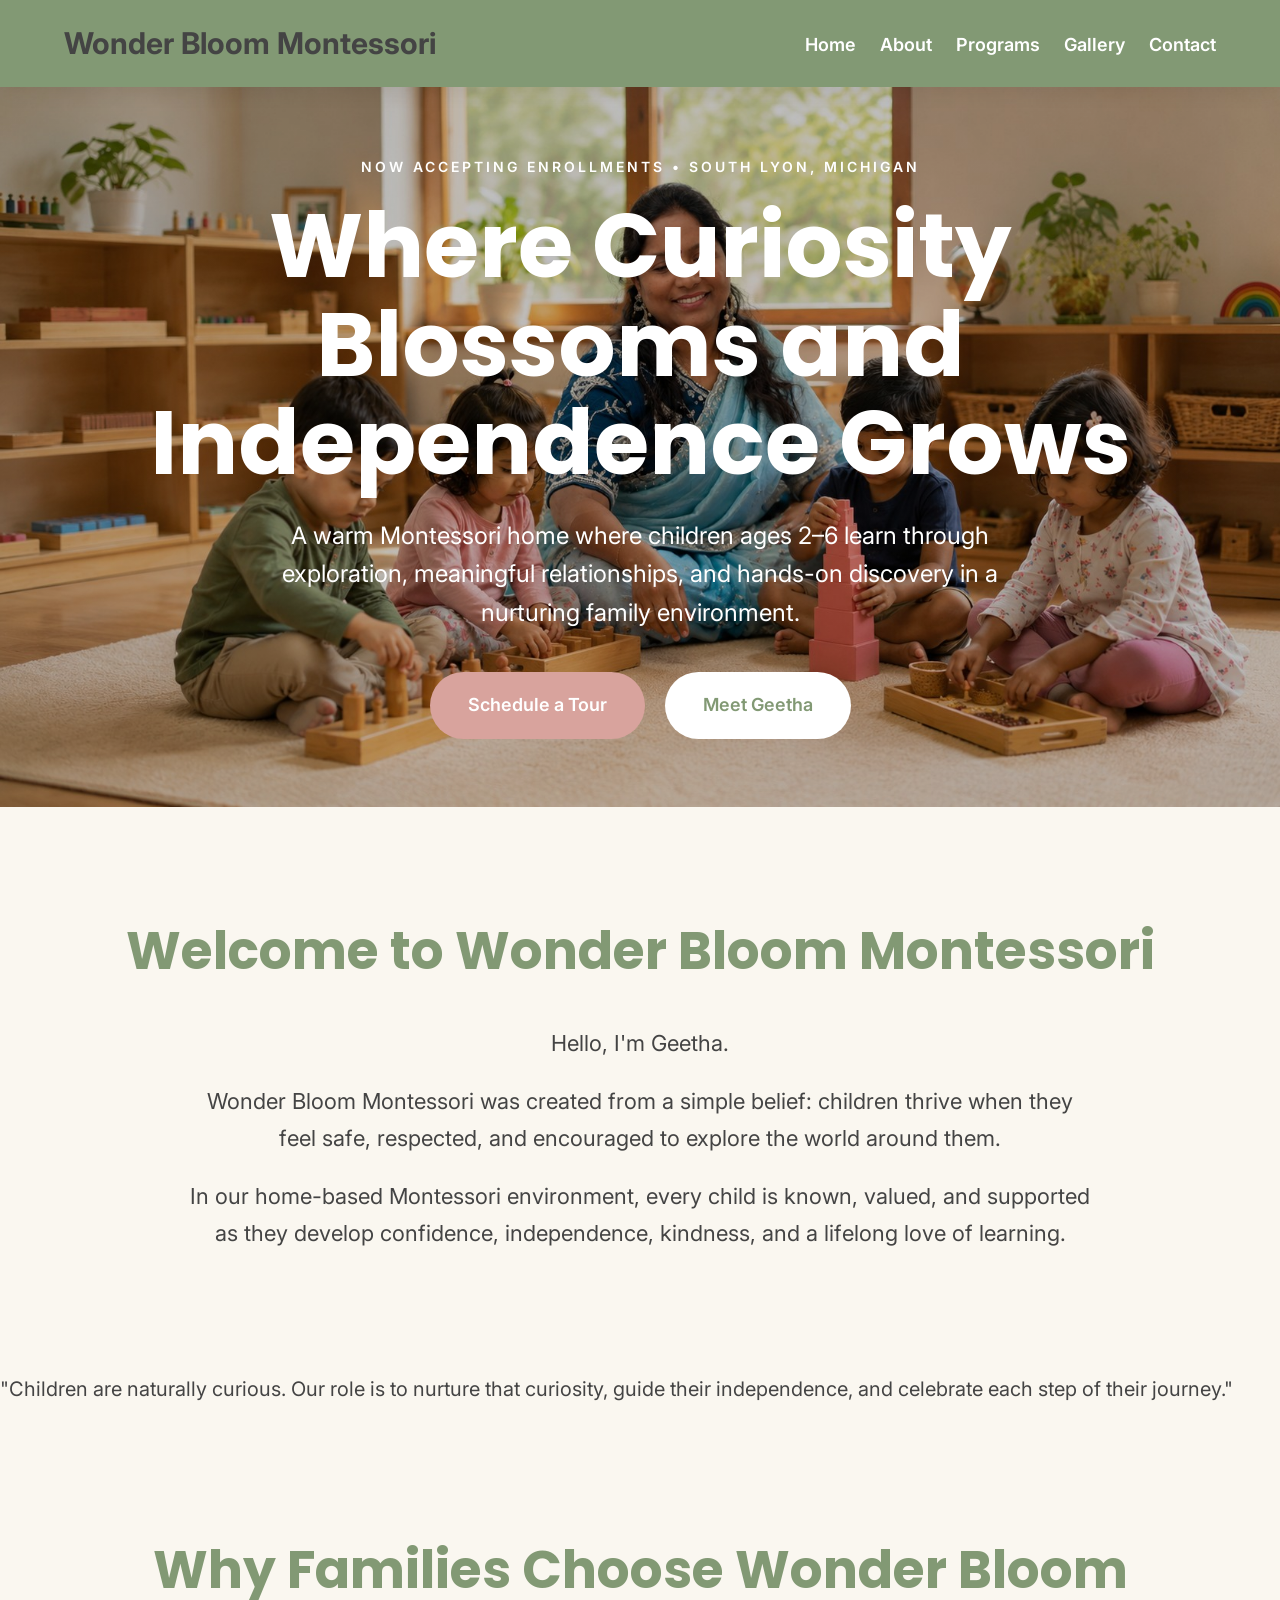
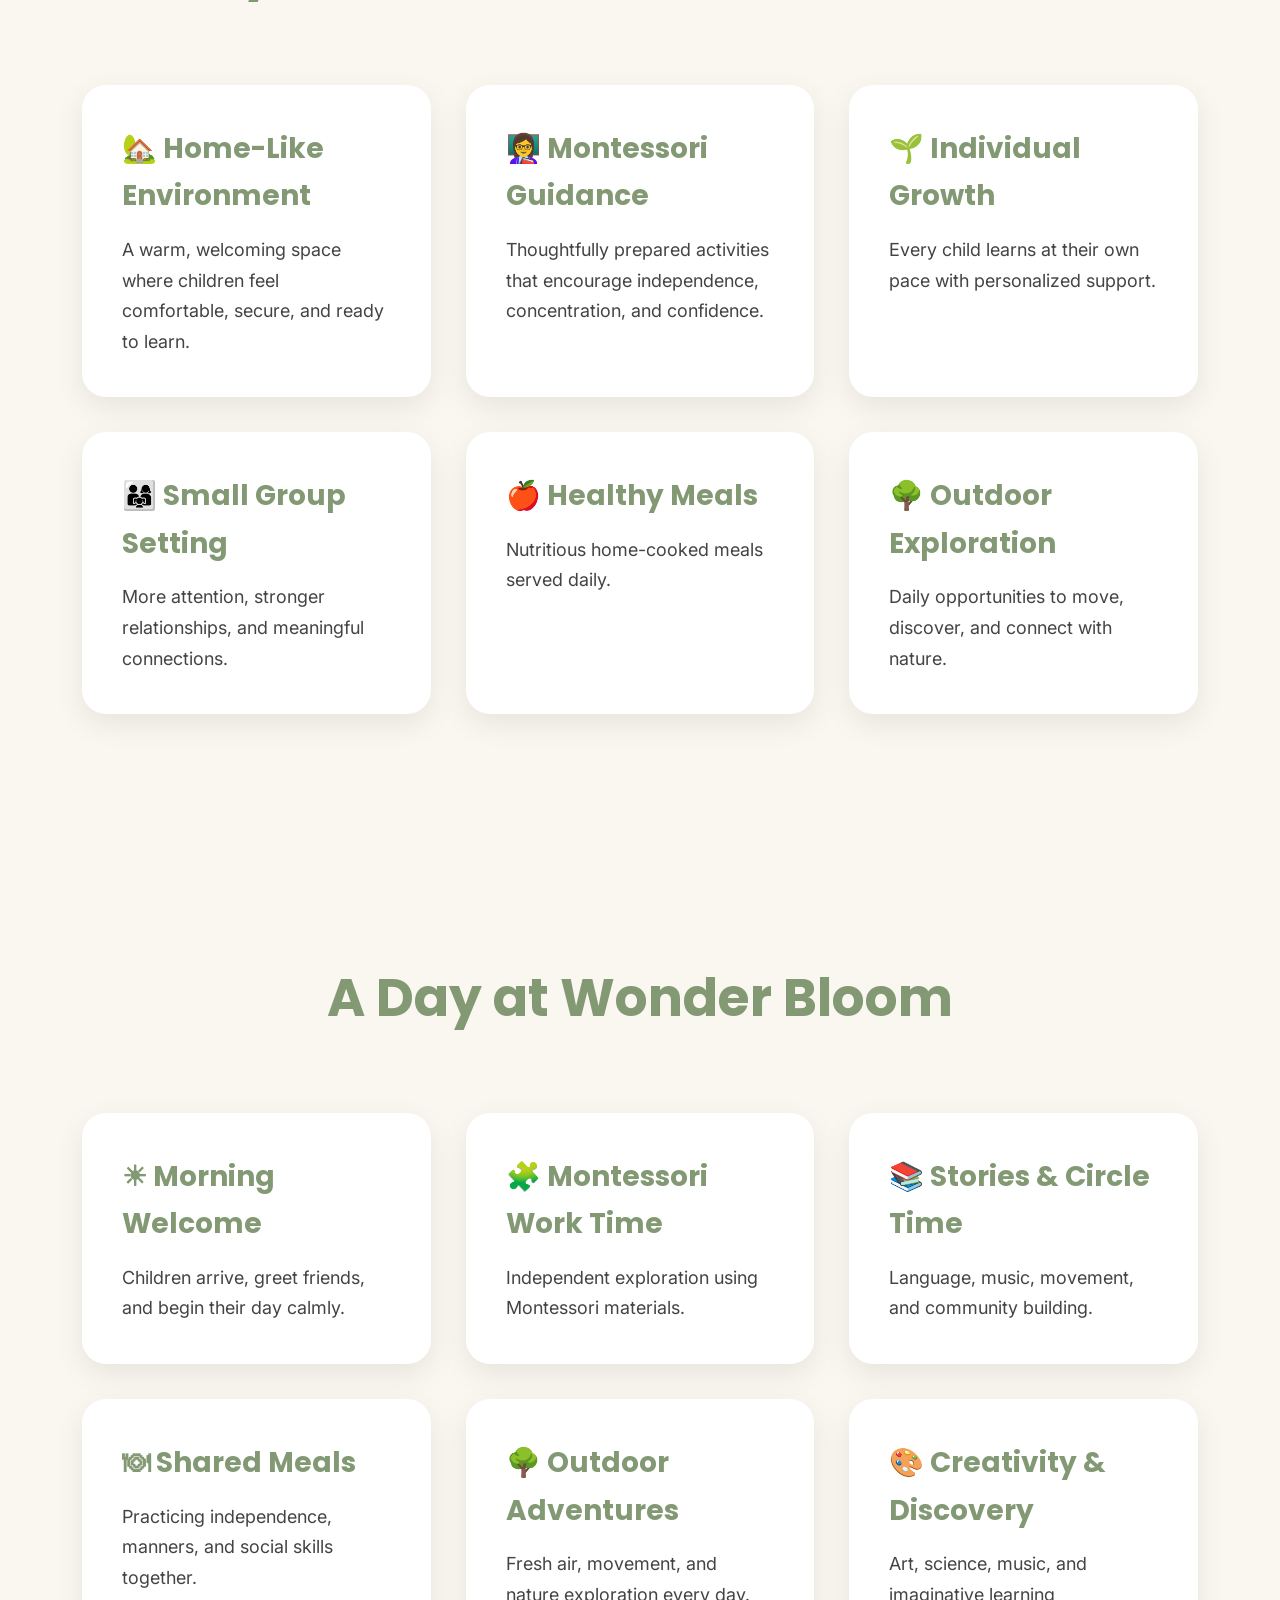
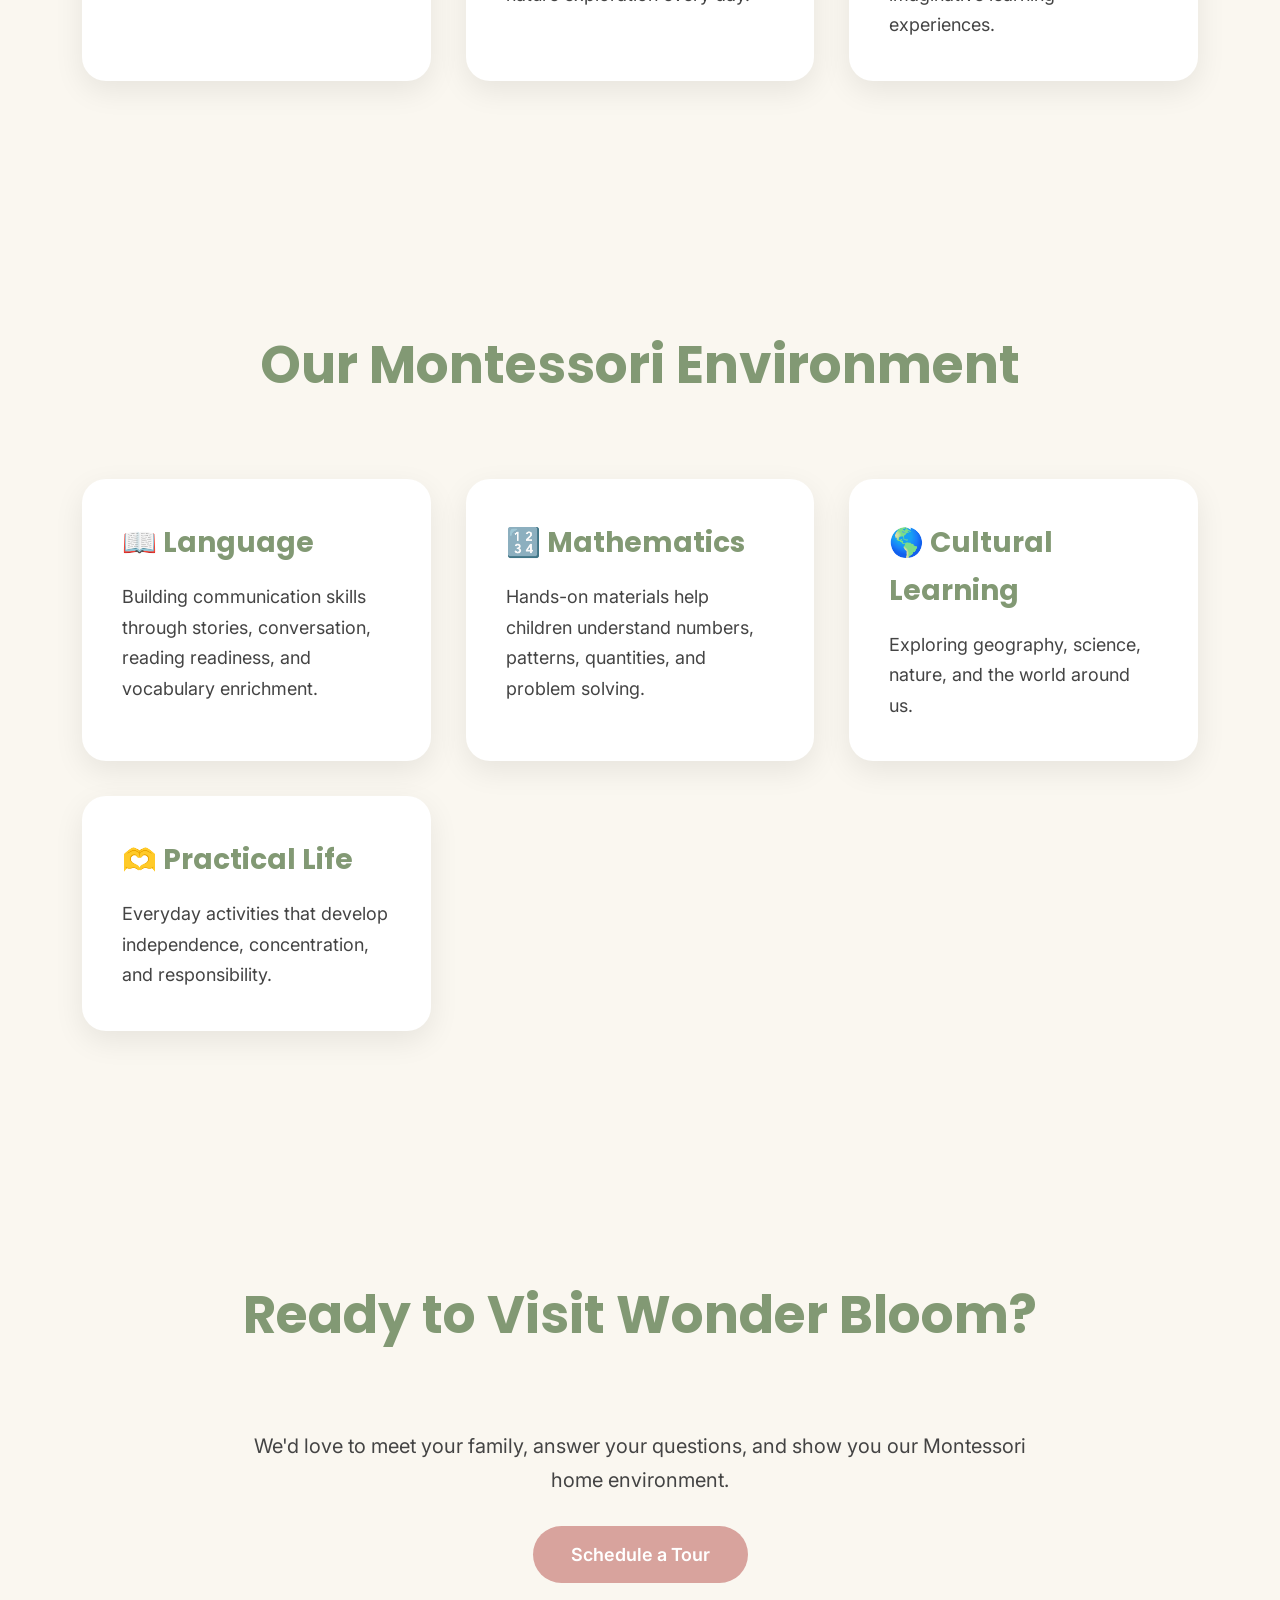
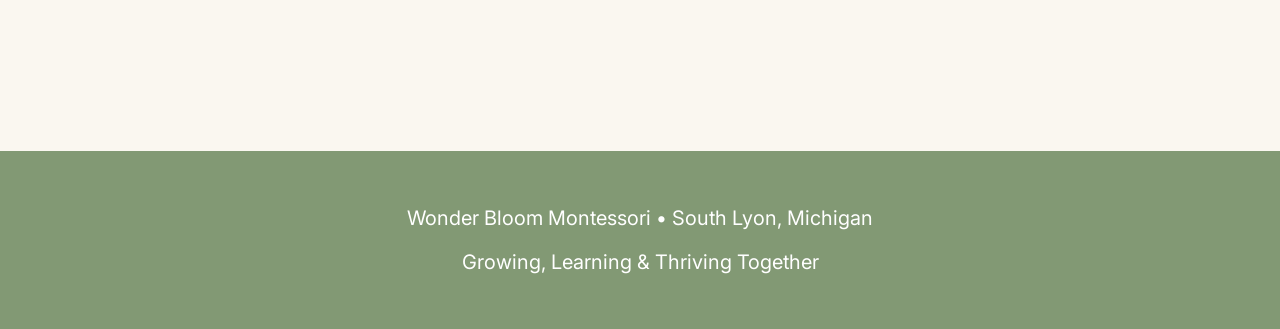
<file: index.html>
<!DOCTYPE html>
<html lang="en">

<head>
    <meta charset="UTF-8">

    <title>
        Wonder Bloom Montessori | Home-Based Montessori Preschool in South Lyon, Michigan
    </title>

    <meta name="viewport" content="width=device-width, initial-scale=1.0">

    <meta name="description"
        content="Wonder Bloom Montessori is a nurturing home-based Montessori preschool in South Lyon, Michigan where children develop independence, confidence, creativity, and a lifelong love of learning.">

    <link rel="preconnect" href="https://fonts.googleapis.com">
    <link rel="preconnect" href="https://fonts.gstatic.com" crossorigin>

    <link href="https://fonts.googleapis.com/css2?family=Inter:wght@400;500;600&family=Poppins:wght@500;600;700&display=swap"
        rel="stylesheet">

    <link rel="stylesheet" href="style.css">
</head>

<body>

    <!-- HEADER -->

    <header>
        <div class="container">

            <nav>

                <h1 class="logo">
                    Wonder Bloom Montessori
                </h1>

                <ul>
                    <li><a href="index.html">Home</a></li>
                    <li><a href="about.html">About</a></li>
                    <li><a href="programs.html">Programs</a></li>
                    <li><a href="gallery.html">Gallery</a></li>
                    <li><a href="contact.html">Contact</a></li>
                </ul>

            </nav>

        </div>
    </header>

    <!-- HERO -->

    <section class="hero">

        <div class="hero-content">

            <p class="hero-tag">
                Now Accepting Enrollments • South Lyon, Michigan
            </p>

            <h1>
                Where Curiosity Blossoms and Independence Grows
            </h1>

            <p class="hero-subtitle">
                A warm Montessori home where children ages 2–6 learn through
                exploration, meaningful relationships, and hands-on discovery
                in a nurturing family environment.
            </p>

            <div class="hero-buttons">

                <a href="contact.html" class="btn">
                    Schedule a Tour
                </a>

                <a href="about.html" class="btn-secondary">
                    Meet Geetha
                </a>

            </div>

        </div>

    </section>

    <!-- PERSONAL WELCOME -->

    <section class="welcome-section">

        <div class="container">

            <h2>Welcome to Wonder Bloom Montessori</h2>

            <p>
                Hello, I'm Geetha.
            </p>

            <p>
                Wonder Bloom Montessori was created from a simple belief:
                children thrive when they feel safe, respected, and encouraged
                to explore the world around them.
            </p>

            <p>
                In our home-based Montessori environment, every child is known,
                valued, and supported as they develop confidence, independence,
                kindness, and a lifelong love of learning.
            </p>

        </div>

    </section>

    <!-- QUOTE -->

    <section class="quote-section">

        <blockquote>
            "Children are naturally curious. Our role is to nurture that curiosity,
            guide their independence, and celebrate each step of their journey."
        </blockquote>

    </section>

    <!-- WHY FAMILIES CHOOSE US -->

    <section class="section">

        <div class="container">

            <h2>Why Families Choose Wonder Bloom</h2>

            <div class="cards">

                <div class="card">
                    <h3>🏡 Home-Like Environment</h3>
                    <p>
                        A warm, welcoming space where children feel comfortable,
                        secure, and ready to learn.
                    </p>
                </div>

                <div class="card">
                    <h3>👩‍🏫 Montessori Guidance</h3>
                    <p>
                        Thoughtfully prepared activities that encourage independence,
                        concentration, and confidence.
                    </p>
                </div>

                <div class="card">
                    <h3>🌱 Individual Growth</h3>
                    <p>
                        Every child learns at their own pace with personalized support.
                    </p>
                </div>

                <div class="card">
                    <h3>👨‍👩‍👧 Small Group Setting</h3>
                    <p>
                        More attention, stronger relationships, and meaningful connections.
                    </p>
                </div>

                <div class="card">
                    <h3>🍎 Healthy Meals</h3>
                    <p>
                        Nutritious home-cooked meals served daily.
                    </p>
                </div>

                <div class="card">
                    <h3>🌳 Outdoor Exploration</h3>
                    <p>
                        Daily opportunities to move, discover, and connect with nature.
                    </p>
                </div>

            </div>

        </div>

    </section>

    <!-- A DAY AT WONDER BLOOM -->

    <section class="section">

        <div class="container">

            <h2>A Day at Wonder Bloom</h2>

            <div class="cards">

                <div class="card">
                    <h3>☀ Morning Welcome</h3>
                    <p>
                        Children arrive, greet friends, and begin their day calmly.
                    </p>
                </div>

                <div class="card">
                    <h3>🧩 Montessori Work Time</h3>
                    <p>
                        Independent exploration using Montessori materials.
                    </p>
                </div>

                <div class="card">
                    <h3>📚 Stories & Circle Time</h3>
                    <p>
                        Language, music, movement, and community building.
                    </p>
                </div>

                <div class="card">
                    <h3>🍽 Shared Meals</h3>
                    <p>
                        Practicing independence, manners, and social skills together.
                    </p>
                </div>

                <div class="card">
                    <h3>🌳 Outdoor Adventures</h3>
                    <p>
                        Fresh air, movement, and nature exploration every day.
                    </p>
                </div>

                <div class="card">
                    <h3>🎨 Creativity & Discovery</h3>
                    <p>
                        Art, science, music, and imaginative learning experiences.
                    </p>
                </div>

            </div>

        </div>

    </section>

    <!-- MONTESSORI ENVIRONMENT -->

    <section class="section">

        <div class="container">

            <h2>Our Montessori Environment</h2>

            <div class="cards">

                <div class="card">
                    <h3>📖 Language</h3>
                    <p>
                        Building communication skills through stories, conversation,
                        reading readiness, and vocabulary enrichment.
                    </p>
                </div>

                <div class="card">
                    <h3>🔢 Mathematics</h3>
                    <p>
                        Hands-on materials help children understand numbers,
                        patterns, quantities, and problem solving.
                    </p>
                </div>

                <div class="card">
                    <h3>🌎 Cultural Learning</h3>
                    <p>
                        Exploring geography, science, nature, and the world around us.
                    </p>
                </div>

                <div class="card">
                    <h3>🫶 Practical Life</h3>
                    <p>
                        Everyday activities that develop independence,
                        concentration, and responsibility.
                    </p>
                </div>

            </div>

        </div>

    </section>

    <!-- TOUR CTA -->

    <section class="section">

        <div class="container" style="text-align:center;">

            <h2>Ready to Visit Wonder Bloom?</h2>

            <p style="max-width:800px;margin:auto;">
                We'd love to meet your family, answer your questions,
                and show you our Montessori home environment.
            </p>

            <div style="margin-top:40px;">

                <a href="contact.html" class="btn">
                    Schedule a Tour
                </a>

            </div>

        </div>

    </section>

    <!-- FOOTER -->

    <footer>

        <p>
            Wonder Bloom Montessori • South Lyon, Michigan
        </p>

        <p style="margin-top:10px;">
            Growing, Learning & Thriving Together
        </p>

    </footer>

</body>

</html>
</file>
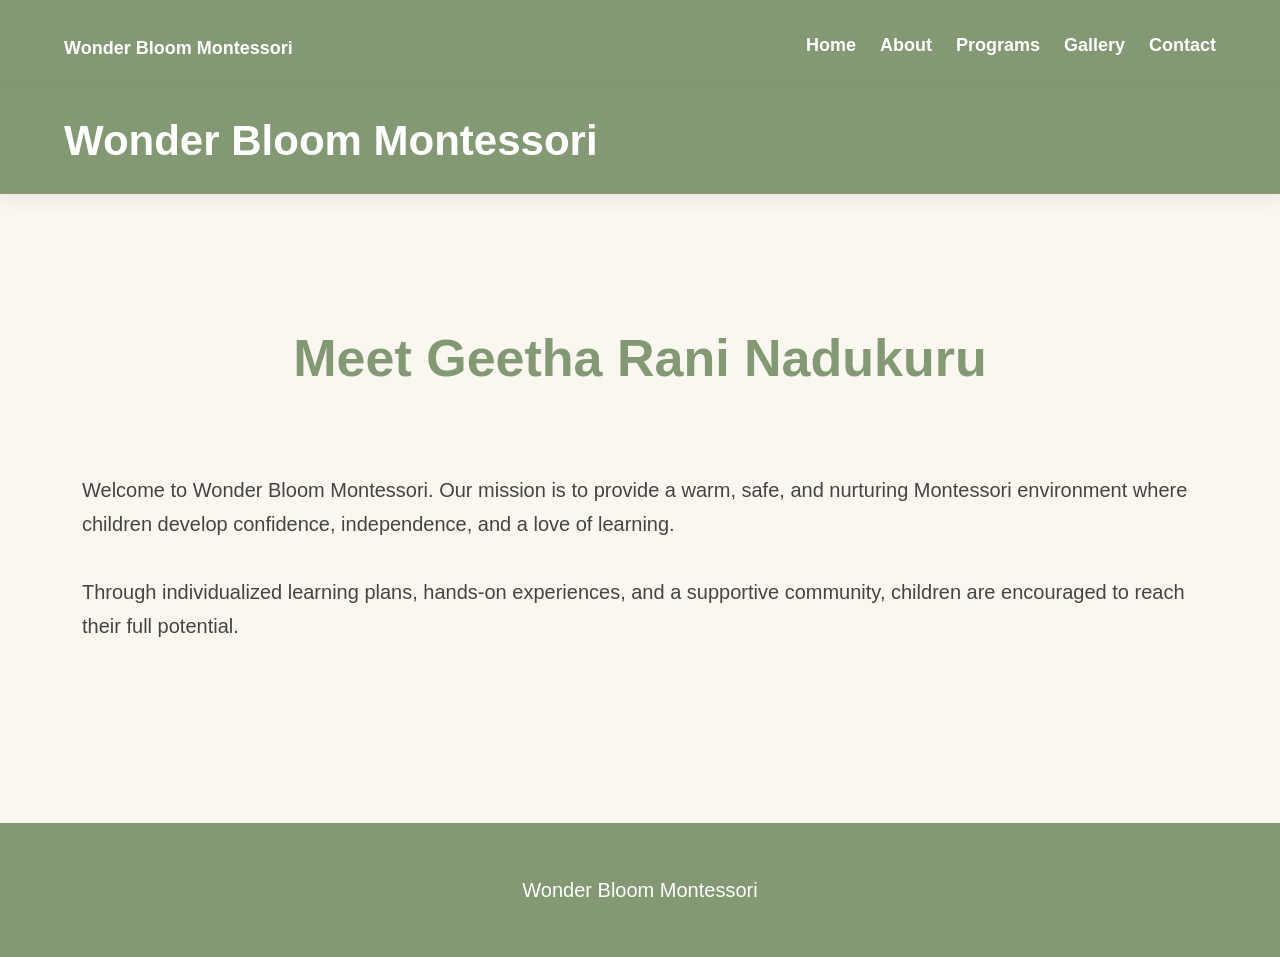
<file: about.html>
<!DOCTYPE html>
<html>
<head>
<title>About Us</title>
<link rel="stylesheet" href="style.css">
</head>
 <header>
    <div class="container">
        <nav>

            <h1 class="logo">
                <a href="index.html" style="color:white;text-decoration:none;">
                    Wonder Bloom Montessori
                </a>
            </h1>

            <ul>
                <li><a href="index.html">Home</a></li>
                <li><a href="about.html">About</a></li>
                <li><a href="programs.html">Programs</a></li>
                <li><a href="gallery.html">Gallery</a></li>
                <li><a href="contact.html">Contact</a></li>
            </ul>

        </nav>
    </div>
</header>
  <body>

<header>
<div class="container">
<nav>
<h2>Wonder Bloom Montessori</h2>
</nav>
</div>
</header>

<section class="section">
<div class="container">

<h2>Meet Geetha Rani Nadukuru</h2>

<p>
Welcome to Wonder Bloom Montessori.
Our mission is to provide a warm, safe,
and nurturing Montessori environment where children
develop confidence, independence, and a love of learning.
</p>

<br>

<p>
Through individualized learning plans,
hands-on experiences, and a supportive community,
children are encouraged to reach their full potential.
</p>

</div>
</section>

<footer>
Wonder Bloom Montessori
</footer>

</body>
</html>
</file>
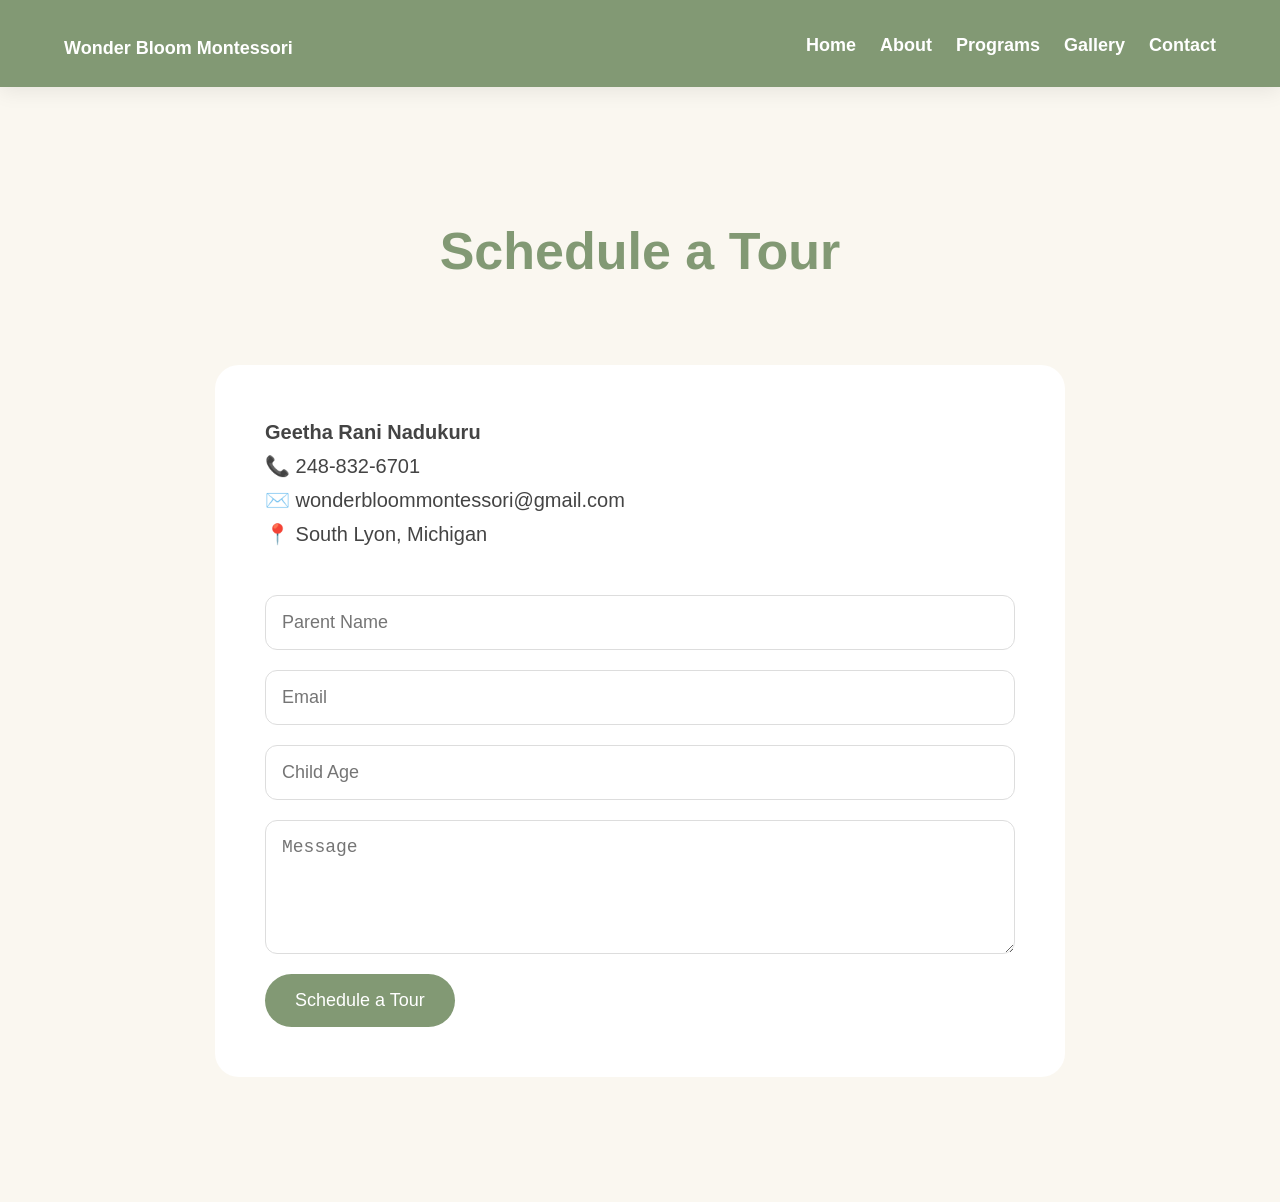
<file: contact.html>
<!DOCTYPE html>
<html>
<head>
<title>Contact</title>
<link rel="stylesheet" href="style.css">
</head>
 <header>
    <div class="container">
        <nav>

            <h1 class="logo">
                <a href="index.html" style="color:white;text-decoration:none;">
                    Wonder Bloom Montessori
                </a>
            </h1>

            <ul>
                <li><a href="index.html">Home</a></li>
                <li><a href="about.html">About</a></li>
                <li><a href="programs.html">Programs</a></li>
                <li><a href="gallery.html">Gallery</a></li>
                <li><a href="contact.html">Contact</a></li>
            </ul>

        </nav>
    </div>
</header>
<body>

<section class="section">
<div class="container">

<h2>Schedule a Tour</h2>

<div class="contact-box">

<p><strong>Geetha Rani Nadukuru</strong></p>

<p>📞 248-832-6701</p>

<p>✉️ wonderbloommontessori@gmail.com</p>

<p>📍 South Lyon, Michigan</p>

<br>

<form action="https://formspree.io/f/your-id" method="POST">

<input type="text" placeholder="Parent Name" required>

<input type="email" placeholder="Email" required>

<input type="text" placeholder="Child Age">

<textarea rows="5" placeholder="Message"></textarea>

<button type="submit">
Schedule a Tour
</button>

</form>

</div>

</div>
</section>

</body>
</html>
</file>
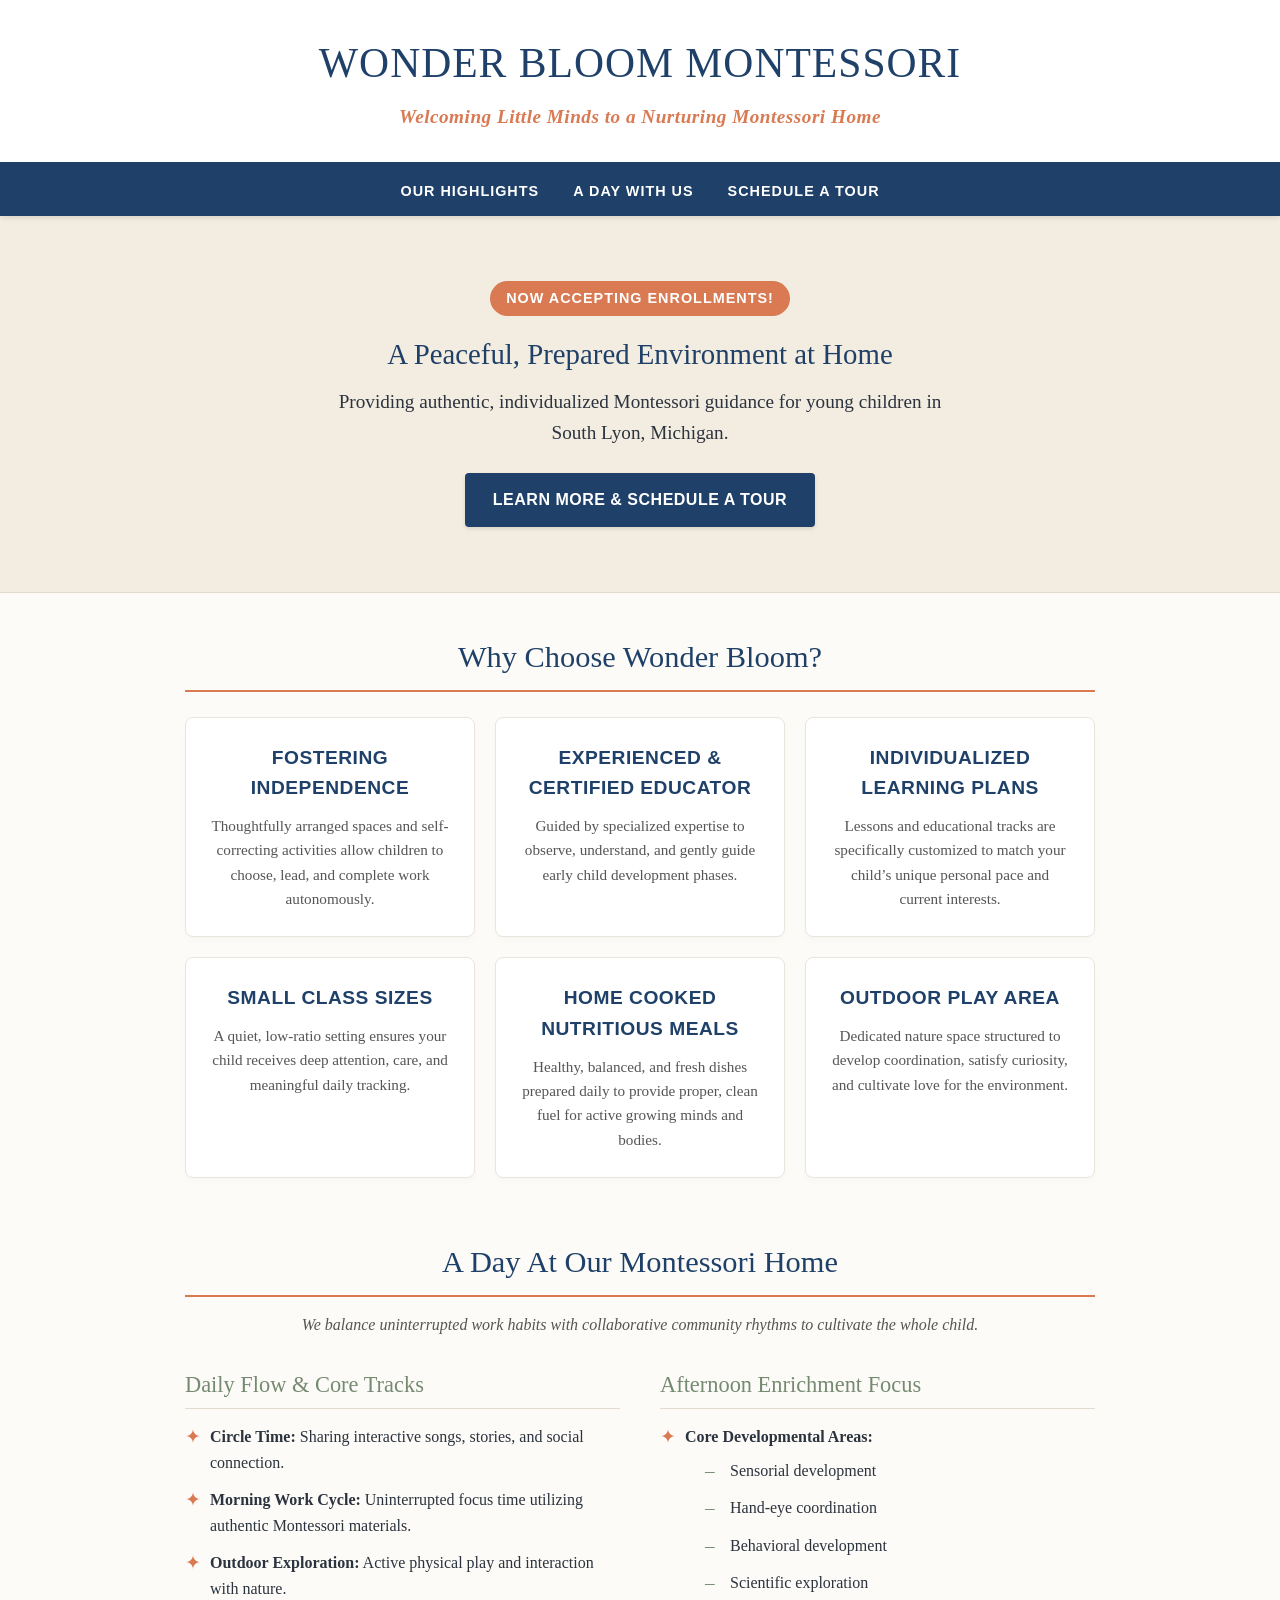
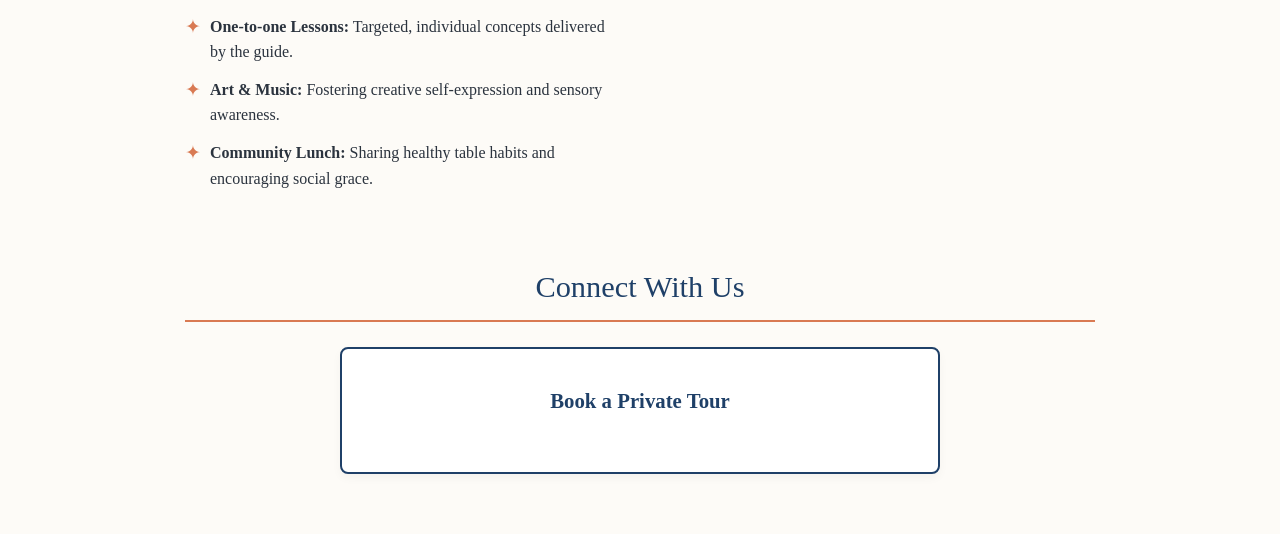
<file: index1.html>
<!DOCTYPE html>
<html lang="en">
<head>
    <meta charset="UTF-8">
    <meta name="viewport" content="width=device-width, initial-scale=1.0">
    <title>Wonder Bloom Montessori | South Lyon, MI</title>
    <style>
        :root {
            --primary: #1F4068; /* Navy Blue from Flyer Headings */
            --secondary: #D97A53; /* Warm Terracotta from Flyer Stars & Details */
            --sage: #758A71; /* Leaf Green accents */
            --bg: #FDFBF7; /* Soft Cream Background */
            --text: #2B333E; /* Deep Slate Charcoal */
            --card-bg: #FFFFFF;
        }
        * { box-sizing: border-box; margin: 0; padding: 0; }
        body { font-family: 'Georgia', serif; background-color: var(--bg); color: var(--text); line-height: 1.6; }
        
        header { background: white; padding: 30px 20px; text-align: center; border-bottom: 4px solid var(--primary); }
        h1 { color: var(--primary); font-size: 2.6rem; margin-bottom: 5px; font-weight: normal; text-transform: uppercase; letter-spacing: 1px; }
        .tagline { font-style: italic; color: var(--secondary); font-size: 1.2rem; letter-spacing: 0.5px; font-weight: bold; }
        
        nav { background: var(--primary); text-align: center; padding: 12px 0; position: sticky; top: 0; z-index: 1000; box-shadow: 0 2px 5px rgba(0,0,0,0.1); }
        nav a { color: white; text-decoration: none; margin: 0 15px; font-weight: bold; font-family: sans-serif; font-size: 0.9rem; letter-spacing: 1px; text-transform: uppercase; transition: 0.2s; }
        nav a:hover { color: var(--secondary); }
        
        .hero { background: #F3ECE0; text-align: center; padding: 65px 20px; border-bottom: 1px solid #E4DBD0; }
        .hero h2 { color: var(--primary); font-size: 1.8rem; font-weight: normal; margin-bottom: 10px; }
        .hero p { font-size: 1.2rem; max-width: 650px; margin: 0 auto; color: var(--text); }
        .enroll-badge { display: inline-block; background: var(--secondary); color: white; padding: 6px 16px; font-family: sans-serif; font-weight: bold; font-size: 0.9rem; border-radius: 20px; margin-bottom: 15px; text-transform: uppercase; letter-spacing: 1px; }
        .cta-btn { display: inline-block; background: var(--primary); color: white; padding: 14px 28px; text-decoration: none; font-weight: bold; border-radius: 4px; margin-top: 25px; font-family: sans-serif; transition: 0.3s; box-shadow: 0 2px 4px rgba(0,0,0,0.1); text-transform: uppercase; letter-spacing: 0.5px; }
        .cta-btn:hover { background: var(--secondary); }
        
        .container { max-width: 950px; margin: 40px auto; padding: 0 20px; }
        h2.section-title { color: var(--primary); margin-bottom: 25px; border-bottom: 2px solid var(--secondary); padding-bottom: 8px; font-weight: normal; font-size: 1.9rem; text-align: center; }
        section { margin-bottom: 60px; }
        
        /* Features Grid */
        .grid { display: grid; grid-template-columns: repeat(auto-fit, minmax(280px, 1fr)); gap: 20px; margin-top: 20px; }
        .card { background: var(--card-bg); padding: 25px; border-radius: 8px; border: 1px solid #EAE5DC; box-shadow: 0 4px 6px rgba(0,0,0,0.02); text-align: center; }
        .card h3 { color: var(--primary); font-size: 1.2rem; margin-bottom: 10px; font-family: sans-serif; text-transform: uppercase; letter-spacing: 0.5px; }
        .card p { font-size: 0.95rem; color: #555; }
        
        /* Schedule / Day Sections */
        .flex-container { display: flex; flex-wrap: wrap; gap: 40px; margin-top: 20px; }
        .flex-col { flex: 1; min-width: 300px; }
        .flex-col h3 { color: var(--sage); font-size: 1.4rem; margin-bottom: 15px; font-weight: normal; border-bottom: 1px solid #E4DBD0; padding-bottom: 5px; }
        
        ul { list-style-type: none; }
        li { margin-bottom: 12px; padding-left: 25px; position: relative; }
        li::before { content: "✦"; color: var(--secondary); font-size: 1.2rem; position: absolute; left: 0; top: -2px; }
        
        .sub-list { margin-left: 20px; margin-top: 8px; }
        .sub-list li::before { content: "–"; color: var(--sage); }
        
        /* Contact Box */
        .contact-info { background: white; padding: 35px; border-radius: 8px; border: 2px solid var(--primary); box-shadow: 0 4px 10px rgba(0,0,0,0.04); max-width: 600px; margin: 0 auto; }
        .contact-info p { margin-bottom: 15px; font-size: 1.15rem; }
        .contact-info p:last-child { margin-bottom: 0; }
        
        footer { background: var(--primary); color: #F3ECE0; text-align: center; padding: 40px 20px; font-size: 0.95rem; font-family: sans-serif; letter-spacing: 0.5px; border-top: 4px solid var(--secondary); }
        .footer-tagline { font-style: italic; font-size: 1.1rem; margin-bottom: 15px; color: #FFF; font-family: 'Georgia', serif; }

        @media (max-width: 600px) {
            h1 { font-size: 1.9rem; }
            .hero h2 { font-size: 1.5rem; }
        }
    </style>
</head>
<body>

    <header>
        <h1>Wonder Bloom Montessori</h1>
        <p class="tagline">Welcoming Little Minds to a Nurturing Montessori Home</p>
    </header>

    <nav>
        <a href="#about">Our Highlights</a>
        <a href="#day">A Day With Us</a>
        <a href="#contact">Schedule a Tour</a>
    </nav>

    <div class="hero">
        <div class="enroll-badge">Now Accepting Enrollments!</div>
        <h2>A Peaceful, Prepared Environment at Home</h2>
        <p>Providing authentic, individualized Montessori guidance for young children in South Lyon, Michigan.</p>
        <a href="#contact" class="cta-btn">Learn More & Schedule a Tour</a>
    </div>

    <div class="container">
        
        <!-- Highlights Grid Section -->
        <section id="about">
            <h2 class="section-title">Why Choose Wonder Bloom?</h2>
            <div class="grid">
                <div class="card">
                    <h3>Fostering Independence</h3>
                    <p>Thoughtfully arranged spaces and self-correcting activities allow children to choose, lead, and complete work autonomously.</p>
                </div>
                <div class="card">
                    <h3>Experienced & Certified Educator</h3>
                    <p>Guided by specialized expertise to observe, understand, and gently guide early child development phases.</p>
                </div>
                <div class="card">
                    <h3>Individualized Learning Plans</h3>
                    <p>Lessons and educational tracks are specifically customized to match your child’s unique personal pace and current interests.</p>
                </div>
                <div class="card">
                    <h3>Small Class Sizes</h3>
                    <p>A quiet, low-ratio setting ensures your child receives deep attention, care, and meaningful daily tracking.</p>
                </div>
                <div class="card">
                    <h3>Home Cooked Nutritious Meals</h3>
                    <p>Healthy, balanced, and fresh dishes prepared daily to provide proper, clean fuel for active growing minds and bodies.</p>
                </div>
                <div class="card">
                    <h3>Outdoor Play Area</h3>
                    <p>Dedicated nature space structured to develop coordination, satisfy curiosity, and cultivate love for the environment.</p>
                </div>
            </div>
        </section>

        <!-- A Day At Our Montessori Section -->
        <section id="day">
            <h2 class="section-title">A Day At Our Montessori Home</h2>
            <p style="text-align: center; max-width: 700px; margin: -10px auto 30px auto; font-style: italic; color: #555;">
                We balance uninterrupted work habits with collaborative community rhythms to cultivate the whole child.
            </p>
            
            <div class="flex-container">
                <!-- Left Column: Routine elements -->
                <div class="flex-col">
                    <h3>Daily Flow & Core Tracks</h3>
                    <ul>
                        <li><strong>Circle Time:</strong> Sharing interactive songs, stories, and social connection.</li>
                        <li><strong>Morning Work Cycle:</strong> Uninterrupted focus time utilizing authentic Montessori materials.</li>
                        <li><strong>Outdoor Exploration:</strong> Active physical play and interaction with nature.</li>
                        <li><strong>One-to-one Lessons:</strong> Targeted, individual concepts delivered by the guide.</li>
                        <li><strong>Art & Music:</strong> Fostering creative self-expression and sensory awareness.</li>
                        <li><strong>Community Lunch:</strong> Sharing healthy table habits and encouraging social grace.</li>
                    </ul>
                </div>
                
                <!-- Right Column: Afternoon Enrichment details -->
                <div class="flex-col">
                    <h3>Afternoon Enrichment Focus</h3>
                    <ul>
                        <li>
                            <strong>Core Developmental Areas:</strong>
                            <ul class="sub-list">
                               <li>Sensorial development</li>
                               <li>Hand-eye coordination</li>
                               <li>Behavioral development</li>
                               <li>Scientific exploration</li>
                            </ul>
                        </li>
                    </ul>
                </div>
            </div>
        </section>

        <!-- Contact Section -->
        <section id="contact">
            <h2 class="section-title">Connect With Us</h2>
            
            <div class="contact-info">
                <p style="text-align: center; font-weight: bold; color: var(--primary); margin-bottom: 20px; font-size: 1.3rem;">
                    Book a Private Tour
                </p>
</file>
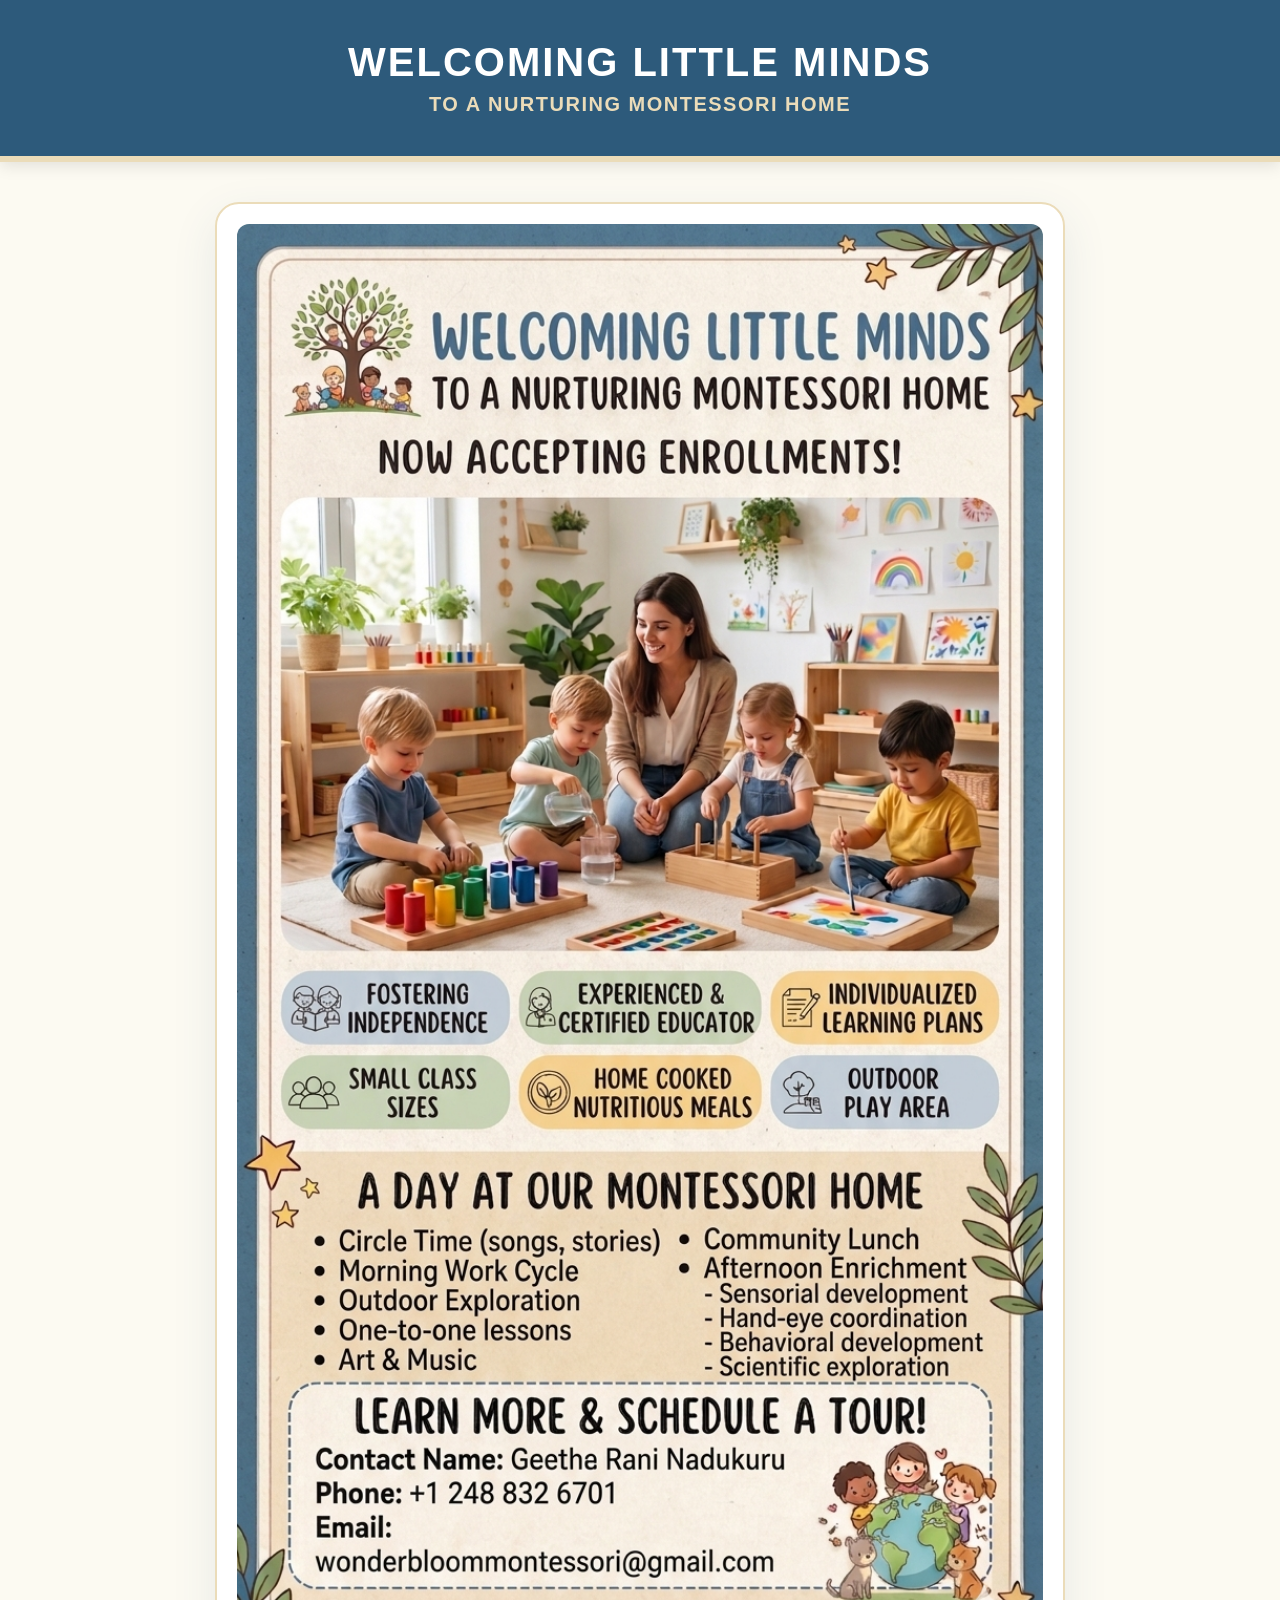
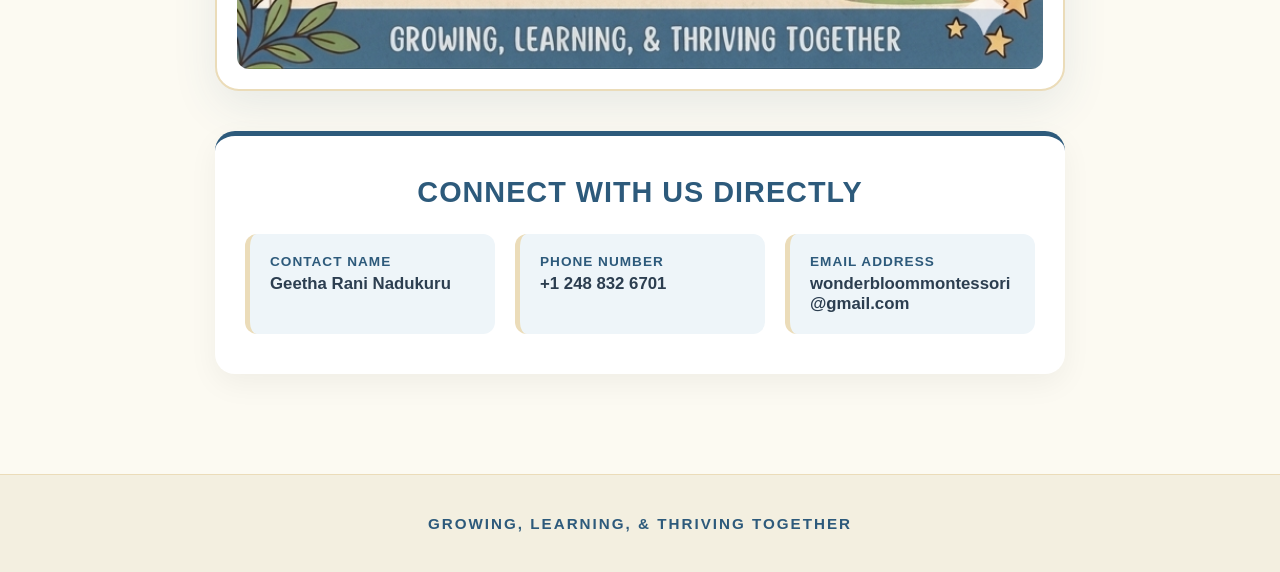
<file: index_org.html>
<!DOCTYPE html>
<html lang="en">
<head>
    <meta charset="UTF-8">
    <meta name="viewport" content="width=device-width, initial-scale=1.0">
    <title>Wonderbloom Montessori Home | Now Accepting Enrollments</title>
    <style>
        :root {
            --navy-blue: #2d5a7b;
            --cream-bg: #fcfaf2;
            --accent-gold: #ebdcb9;
            --text-dark: #2c3e50;
            --soft-blue: #eef5f9;
        }

        * {
            box-sizing: border-box;
            margin: 0;
            padding: 0;
            font-family: 'Segoe UI', Tahoma, Geneva, Verdana, sans-serif;
        }

        body {
            background-color: var(--cream-bg);
            color: var(--text-dark);
            width: 100%;
            min-height: 100vh;
        }

        /* Large Graphical Header Block */
        header {
            background-color: var(--navy-blue);
            color: white;
            text-align: center;
            padding: 40px 20px;
            border-bottom: 6px solid var(--accent-gold);
            box-shadow: 0 4px 15px rgba(0,0,0,0.1);
        }

        header h1 {
            font-size: 2.5rem;
            text-transform: uppercase;
            letter-spacing: 2px;
            margin-bottom: 8px;
            font-weight: 800;
        }

        header p {
            font-size: 1.25rem;
            color: var(--accent-gold);
            text-transform: uppercase;
            letter-spacing: 1.5px;
            font-weight: 600;
        }

        /* Main Scrollable Canvas Area */
        .page-wrapper {
            width: 100%;
            display: flex;
            flex-direction: column;
            align-items: center;
            padding: 40px 20px;
        }

        /* Large Display Frame for the Flyer Graphic */
        .flyer-frame {
            background: white;
            padding: 20px;
            border-radius: 24px;
            box-shadow: 0 15px 45px rgba(45, 90, 123, 0.1);
            border: 2px solid var(--accent-gold);
            max-width: 850px; /* Expands the flyer beautifully on desktop */
            width: 100%;
            margin-bottom: 40px;
        }

        .flyer-img {
            width: 100%;
            height: auto !important; /* Locks correct portrait aspect ratio, stopping all distortion */
            display: block;
            border-radius: 12px;
        }

        /* Full Width Action Section */
        .action-container {
            width: 100%;
            max-width: 850px;
            background: white;
            border-top: 5px solid var(--navy-blue);
            border-radius: 20px;
            padding: 40px 30px;
            box-shadow: 0 10px 30px rgba(0,0,0,0.05);
            text-align: center;
        }

        .action-container h2 {
            color: var(--navy-blue);
            font-size: 1.8rem;
            text-transform: uppercase;
            margin-bottom: 25px;
            letter-spacing: 1px;
        }

        /* Dynamic Contact Grid Box */
        .contact-grid {
            display: grid;
            grid-template-columns: repeat(auto-fit, minmax(220px, 1fr));
            gap: 20px;
            text-align: left;
            margin-top: 20px;
        }

        .contact-item {
            background-color: var(--soft-blue);
            padding: 20px;
            border-radius: 12px;
            border-left: 5px solid var(--accent-gold);
        }

        .contact-item h3 {
            color: var(--navy-blue);
            font-size: 0.85rem;
            text-transform: uppercase;
            letter-spacing: 1px;
            margin-bottom: 5px;
        }

        .contact-item p {
            font-size: 1.05rem;
            font-weight: 600;
            color: var(--text-dark);
        }

        footer {
            text-align: center;
            padding: 40px 20px;
            color: var(--navy-blue);
            font-weight: 700;
            text-transform: uppercase;
            letter-spacing: 2px;
            font-size: 0.95rem;
            background-color: #f3efe0;
            margin-top: 60px;
            border-top: 1px solid var(--accent-gold);
        }

        /* Mobile Layout Adjustments */
        @media (max-width: 600px) {
            header h1 { font-size: 1.8rem; }
            header p { font-size: 1rem; }
            .flyer-frame { padding: 10px; border-radius: 16px; }
            .action-container { padding: 25px 15px; }
        }
    </style>
</head>
<body>

    <header>
        <h1>Welcoming Little Minds</h1>
        <p>To A Nurturing Montessori Home</p>
    </header>

    <div class="page-wrapper">

        <div class="flyer-frame">
            <img src="wonderbloommontessori_v2.png" alt="Wonderbloom Montessori Program Flyer" class="flyer-img">
        </div>

        <div class="action-container">
            <h2>Connect With Us Directly</h2>
            <div class="contact-grid">
                <div class="contact-item">
                    <h3>Contact Name</h3>
                    <p>Geetha Rani Nadukuru</p>
                </div>
                <div class="contact-item">
                    <h3>Phone Number</h3>
                    <p>+1 248 832 6701</p>
                </div>
                <div class="contact-item">
                    <h3>Email Address</h3>
                    <p style="word-break: break-all;">wonderbloommontessori@gmail.com</p>
                </div>
            </div>
        </div>

    </div>

    <footer>
        Growing, Learning, & Thriving Together
    </footer>

</body>
</html>
</file>
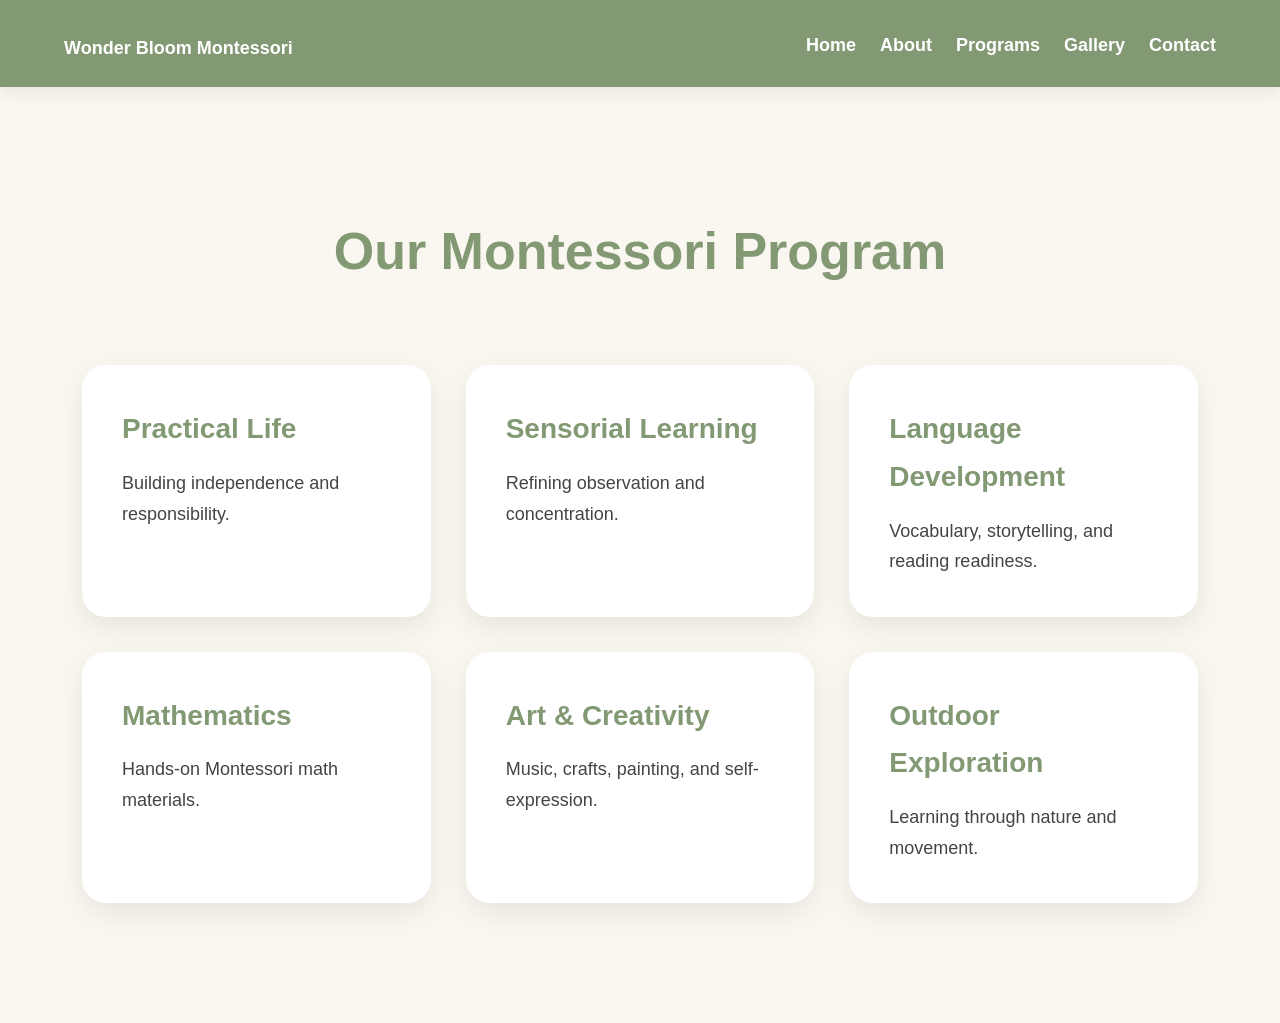
<file: programs.html>
<!DOCTYPE html>
<html>
<head>
<title>Programs</title>
<link rel="stylesheet" href="style.css">
</head>
 <header>
    <div class="container">
        <nav>

            <h1 class="logo">
                <a href="index.html" style="color:white;text-decoration:none;">
                    Wonder Bloom Montessori
                </a>
            </h1>

            <ul>
                <li><a href="index.html">Home</a></li>
                <li><a href="about.html">About</a></li>
                <li><a href="programs.html">Programs</a></li>
                <li><a href="gallery.html">Gallery</a></li>
                <li><a href="contact.html">Contact</a></li>
            </ul>

        </nav>
    </div>
</header>
<body>

<section class="section">
<div class="container">

<h2>Our Montessori Program</h2>

<div class="cards">

<div class="card">
<h3>Practical Life</h3>
<p>Building independence and responsibility.</p>
</div>

<div class="card">
<h3>Sensorial Learning</h3>
<p>Refining observation and concentration.</p>
</div>

<div class="card">
<h3>Language Development</h3>
<p>Vocabulary, storytelling, and reading readiness.</p>
</div>

<div class="card">
<h3>Mathematics</h3>
<p>Hands-on Montessori math materials.</p>
</div>

<div class="card">
<h3>Art & Creativity</h3>
<p>Music, crafts, painting, and self-expression.</p>
</div>

<div class="card">
<h3>Outdoor Exploration</h3>
<p>Learning through nature and movement.</p>
</div>

</div>

</div>
</section>

</body>
</html>
</file>
<file: style.css>
:root {
    --sage: #829974;
    --cream: #FAF7F0;
    --rose: #D8A39D;
    --sand: #EADBC8;
    --text: #444444;
    --white: #ffffff;
}

/* =========================
   Global
========================= */

* {
    margin: 0;
    padding: 0;
    box-sizing: border-box;
}

html {
    scroll-behavior: smooth;
}

body {
    font-family: 'Inter', sans-serif;
    background: var(--cream);
    color: var(--text);
    line-height: 1.7;
    font-size: 20px;
}

/* =========================
   Layout
========================= */

.container {
    width: 90%;
    max-width: 1280px;
    margin: 0 auto;
}

/* =========================
   Header
========================= */

header {
    background: var(--sage);
    position: sticky;
    top: 0;
    z-index: 1000;
    padding: 18px 0;
    box-shadow: 0 4px 20px rgba(0,0,0,.08);
}

nav {
    display: flex;
    justify-content: space-between;
    align-items: center;
}

nav h2 {
    color: white;
    font-family: 'Poppins', sans-serif;
    font-size: 42px;
    font-weight: 700;
}

nav ul {
    display: flex;
    list-style: none;
    gap: 24px;
}

nav a {
    color: white;
    text-decoration: none;
    font-size: 18px;
    font-weight: 600;
    transition: .25s ease;
}

nav a:hover {
    opacity: .8;
}

/* =========================
   Hero
========================= */

.hero {
    background:
        linear-gradient(
            rgba(0,0,0,.25),
            rgba(0,0,0,.25)
        ),
        url("assets/montessori-hero.jpg");

    background-size: cover;
    background-position: center;
    background-repeat: no-repeat;

    min-height: 80vh;

    display: flex;
    align-items: center;
    justify-content: center;

    text-align: center;
    color: white;

    padding: 60px 20px;
}

.hero-content {
    max-width: 1000px;
}

.hero-tag {
    text-transform: uppercase;
    letter-spacing: 3px;
    font-size: 14px;
    margin-bottom: 18px;
    font-weight: 600;
}

.hero h1 {
    font-family: 'Poppins', sans-serif;
    font-size: clamp(4rem, 7vw, 6rem);
    line-height: 1.1;
    margin-bottom: 24px;
    font-weight: 700;
}

.hero-subtitle {
    font-size: 1.5rem;
    max-width: 800px;
    margin: 0 auto;
    line-height: 1.6;
}

.hero-buttons {
    margin-top: 40px;
    display: flex;
    justify-content: center;
    gap: 20px;
    flex-wrap: wrap;
}

/* =========================
   Buttons
========================= */

.btn,
.btn-secondary {
    padding: 18px 38px;
    border-radius: 999px;
    text-decoration: none;
    font-size: 18px;
    font-weight: 600;
    transition: .25s ease;
}

.btn {
    background: var(--rose);
    color: white;
}

.btn-secondary {
    background: white;
    color: var(--sage);
}

.btn:hover,
.btn-secondary:hover {
    transform: translateY(-3px);
}

/* =========================
   Welcome Section
========================= */

.welcome-section {
    padding: 100px 20px;
    text-align: center;
}

.welcome-section h2 {
    font-family: 'Poppins', sans-serif;
    font-size: 52px;
    color: var(--sage);
    margin-bottom: 30px;
}

.welcome-section p {
    max-width: 900px;
    margin: 20px auto;
    font-size: 22px;
}

/* =========================
   Sections
========================= */

.section {
    padding: 120px 20px;
}

.section h2 {
    text-align: center;
    font-family: 'Poppins', sans-serif;
    color: var(--sage);
    font-size: 52px;
    margin-bottom: 70px;
}

/* =========================
   Cards
========================= */

.cards {
    display: grid;
    grid-template-columns: repeat(auto-fit, minmax(280px, 1fr));
    gap: 35px;
}

.card {
    background: white;
    padding: 40px;
    border-radius: 24px;

    box-shadow:
        0 10px 30px rgba(0,0,0,.08);

    transition: .25s ease;
}

.card:hover {
    transform: translateY(-6px);
}

.card h3 {
    font-family: 'Poppins', sans-serif;
    font-size: 28px;
    margin-bottom: 15px;
    color: var(--sage);
}

.card p {
    font-size: 18px;
    line-height: 1.7;
}

/* =========================
   Gallery
========================= */

.gallery {
    display: grid;
    grid-template-columns: repeat(auto-fit, minmax(320px, 1fr));
    gap: 25px;
}

.gallery img {
    width: 100%;
    border-radius: 18px;
    display: block;
}

/* =========================
   Contact Form
========================= */

.contact-box {
    max-width: 850px;
    margin: auto;
    background: white;
    padding: 50px;
    border-radius: 24px;
}

input,
textarea {
    width: 100%;
    padding: 16px;
    margin: 10px 0;
    border: 1px solid #ddd;
    border-radius: 12px;
    font-size: 18px;
}

button {
    background: var(--sage);
    color: white;
    border: none;
    padding: 16px 30px;
    border-radius: 999px;
    cursor: pointer;
    font-size: 18px;
}

/* =========================
   Footer
========================= */

footer {
    background: var(--sage);
    color: white;
    text-align: center;
    padding: 50px 20px;
    margin-top: 60px;
}

/* =========================
   Mobile
========================= */

@media (max-width: 768px) {

    body {
        font-size: 18px;
    }

    nav {
        flex-direction: column;
        gap: 15px;
    }

    nav h2 {
        font-size: 32px;
        text-align: center;
    }

    nav ul {
        flex-wrap: wrap;
        justify-content: center;
        gap: 14px;
    }

    nav a {
        font-size: 16px;
    }

    .hero {
        min-height: 70vh;
    }

    .hero h1 {
        font-size: 3rem;
    }

    .hero-subtitle {
        font-size: 1.15rem;
    }

    .welcome-section h2,
    .section h2 {
        font-size: 36px;
    }

    .welcome-section p {
        font-size: 18px;
    }

    .card {
        padding: 30px;
    }

    .card h3 {
        font-size: 24px;
    }

    .contact-box {
        padding: 30px;
    }
}
</file>
